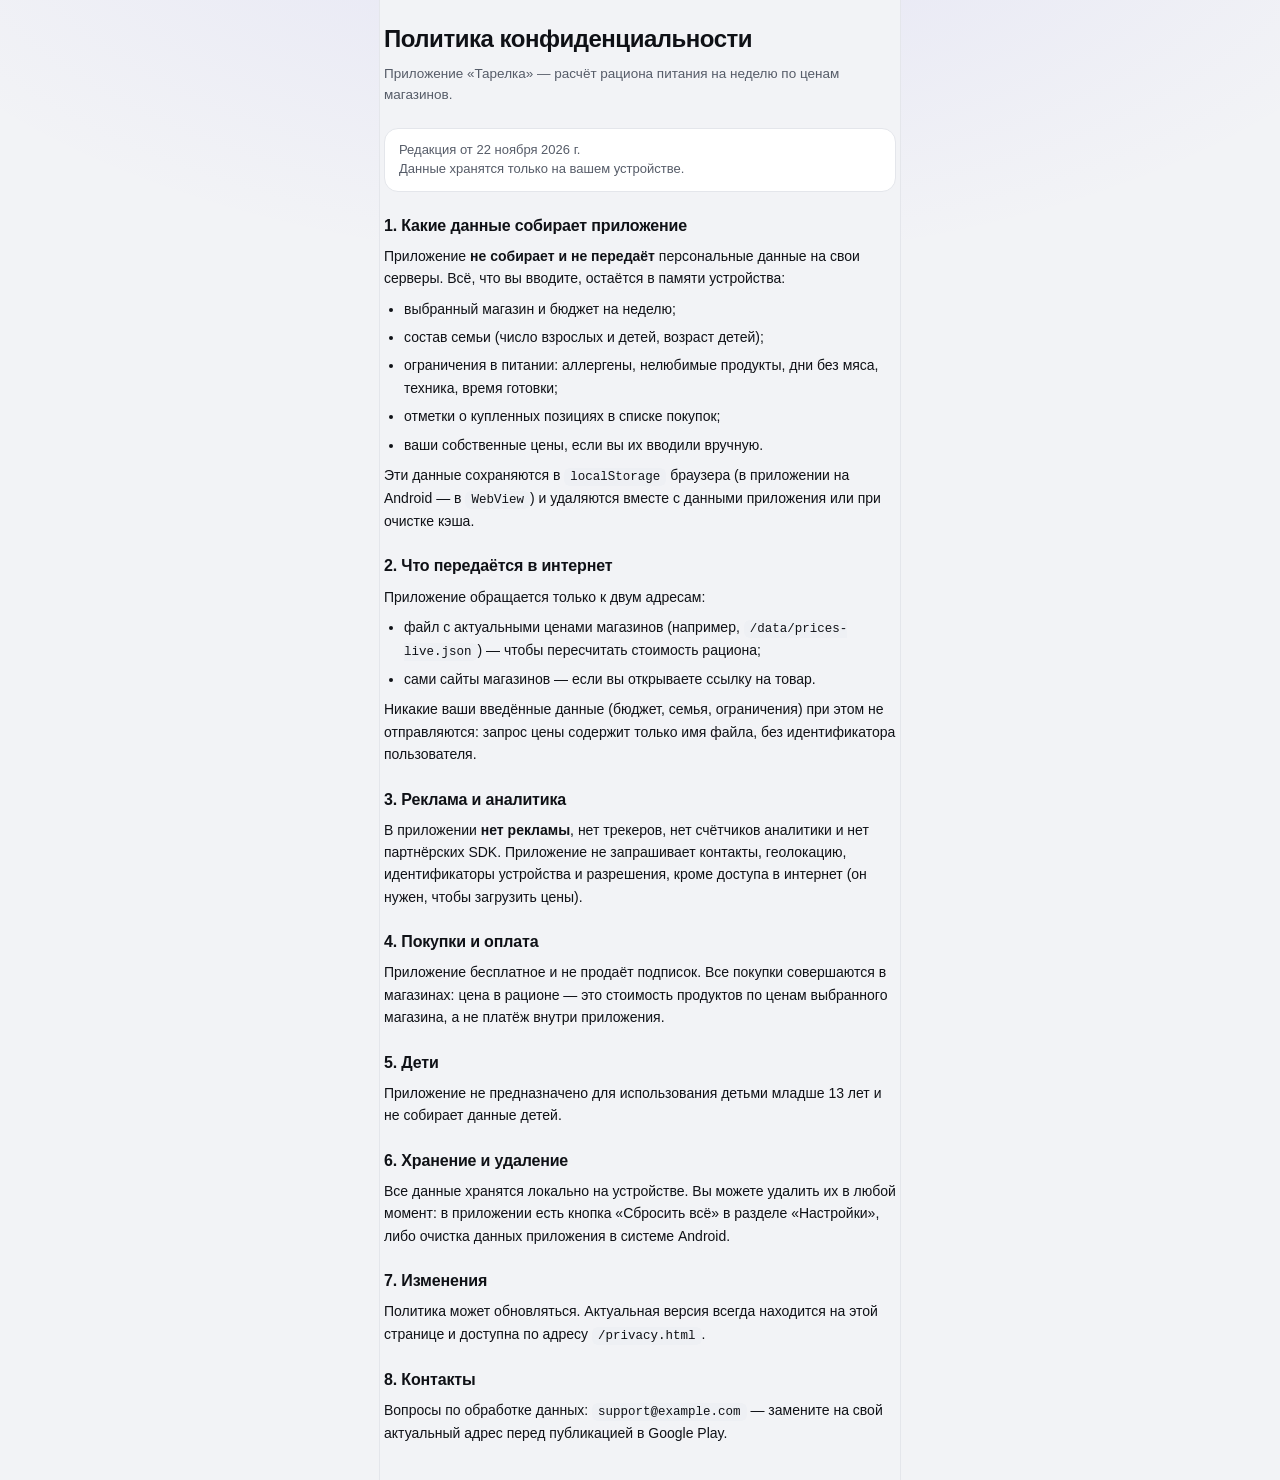
<file: privacy.html>
<!DOCTYPE html>
<html lang="ru">
<head>
<meta charset="utf-8">
<meta name="viewport" content="width=device-width, initial-scale=1">
<title>Политика конфиденциальности — Тарелка</title>
<meta name="description" content="Политика конфиденциальности приложения «Тарелка»: рацион питания по ценам магазинов.">
<link rel="stylesheet" href="css/app.css">
<style>
  .doc { padding: 22px 4px 40px; }
  .doc h1 { font-size: 24px; letter-spacing: -.02em; margin-bottom: 6px; }
  .doc .lead { color: var(--ink-2); font-size: 13.5px; margin-bottom: 22px; }
  .doc h2 { font-size: 16px; margin: 22px 0 8px; }
  .doc p, .doc li { font-size: 14px; line-height: 1.6; color: var(--ink); }
  .doc ul { padding-left: 20px; list-style: disc; margin: 8px 0; }
  .doc li { margin-bottom: 6px; }
  .doc code { background: var(--surface-3); padding: 2px 6px; border-radius: 6px; font-size: 12.5px; }
  .doc .meta { background: var(--surface); border: 1px solid var(--line); border-radius: 14px; padding: 12px 14px; font-size: 13px; color: var(--ink-2); }
</style>
</head>
<body>
<div class="phone">
  <main class="view doc">
    <h1>Политика конфиденциальности</h1>
    <p class="lead">Приложение «Тарелка» — расчёт рациона питания на неделю по ценам магазинов.</p>

    <div class="meta">
      Редакция от 22 ноября 2026 г.<br>
      Данные хранятся только на вашем устройстве.
    </div>

    <h2>1. Какие данные собирает приложение</h2>
    <p>Приложение <b>не собирает и не передаёт</b> персональные данные на свои серверы. Всё, что вы вводите, остаётся в памяти устройства:</p>
    <ul>
      <li>выбранный магазин и бюджет на неделю;</li>
      <li>состав семьи (число взрослых и детей, возраст детей);</li>
      <li>ограничения в питании: аллергены, нелюбимые продукты, дни без мяса, техника, время готовки;</li>
      <li>отметки о купленных позициях в списке покупок;</li>
      <li>ваши собственные цены, если вы их вводили вручную.</li>
    </ul>
    <p>Эти данные сохраняются в <code>localStorage</code> браузера (в приложении на Android — в <code>WebView</code>) и удаляются вместе с данными приложения или при очистке кэша.</p>

    <h2>2. Что передаётся в интернет</h2>
    <p>Приложение обращается только к двум адресам:</p>
    <ul>
      <li>файл с актуальными ценами магазинов (например, <code>/data/prices-live.json</code>) — чтобы пересчитать стоимость рациона;</li>
      <li>сами сайты магазинов — если вы открываете ссылку на товар.</li>
    </ul>
    <p>Никакие ваши введённые данные (бюджет, семья, ограничения) при этом не отправляются: запрос цены содержит только имя файла, без идентификатора пользователя.</p>

    <h2>3. Реклама и аналитика</h2>
    <p>В приложении <b>нет рекламы</b>, нет трекеров, нет счётчиков аналитики и нет партнёрских SDK. Приложение не запрашивает контакты, геолокацию, идентификаторы устройства и разрешения, кроме доступа в интернет (он нужен, чтобы загрузить цены).</p>

    <h2>4. Покупки и оплата</h2>
    <p>Приложение бесплатное и не продаёт подписок. Все покупки совершаются в магазинах: цена в рационе — это стоимость продуктов по ценам выбранного магазина, а не платёж внутри приложения.</p>

    <h2>5. Дети</h2>
    <p>Приложение не предназначено для использования детьми младше 13 лет и не собирает данные детей.</p>

    <h2>6. Хранение и удаление</h2>
    <p>Все данные хранятся локально на устройстве. Вы можете удалить их в любой момент: в приложении есть кнопка «Сбросить всё» в разделе «Настройки», либо очистка данных приложения в системе Android.</p>

    <h2>7. Изменения</h2>
    <p>Политика может обновляться. Актуальная версия всегда находится на этой странице и доступна по адресу <code>/privacy.html</code>.</p>

    <h2>8. Контакты</h2>
    <p>Вопросы по обработке данных: <code>support@example.com</code> — замените на свой актуальный адрес перед публикацией в Google Play.</p>
  </main>
</div>
</body>
</html>
</file>
<file: css/app.css>
/* =========================================================================
   Тарелка — мобильный рацион. Mobile-first, без фреймворков.
   ========================================================================= */

:root {
  --bg:          #f2f3f6;
  --surface:     #ffffff;
  --surface-2:   #f7f8fa;
  --surface-3:   #eef0f4;
  --ink:         #0f1116;
  --ink-2:       #565c68;
  --ink-3:       #8b91a0;
  --line:        #e4e6eb;
  --line-strong: #d3d6de;
  --accent:      #4f46e5;
  --accent-2:    #6d5cf7;
  --accent-soft: #eeecff;
  --accent-ink:  #ffffff;
  --ok:          #0b9563;
  --ok-soft:     #e3f6ed;
  --warn:        #b45309;
  --warn-soft:   #fdf1dc;
  --danger:      #d92d20;
  --danger-soft: #fdeceb;
  --radius:      18px;
  --radius-sm:   12px;
  --radius-lg:   26px;
  --shadow-1:    0 1px 2px rgba(15,17,22,.05), 0 6px 18px rgba(15,17,22,.05);
  --shadow-2:    0 2px 6px rgba(15,17,22,.07), 0 18px 40px rgba(15,17,22,.12);
  --tabbar-h:    62px;
  --safe-b:      env(safe-area-inset-bottom, 0px);
  --safe-t:      env(safe-area-inset-top, 0px);
  --font: -apple-system, BlinkMacSystemFont, "Segoe UI", "Inter", "Roboto",
          "Helvetica Neue", Arial, sans-serif;
}

@media (prefers-color-scheme: dark) {
  :root {
    --bg:          #0d0f14;
    --surface:     #171a21;
    --surface-2:   #1d212a;
    --surface-3:   #242935;
    --ink:         #eef0f5;
    --ink-2:       #a3aab8;
    --ink-3:       #767d8c;
    --line:        #262b35;
    --line-strong: #333a47;
    --accent:      #7c74ff;
    --accent-2:    #8f88ff;
    --accent-soft: #221f45;
    --accent-ink:  #0b0c10;
    --ok:          #35c48d;
    --ok-soft:     #12301f;
    --warn:        #e0a34a;
    --warn-soft:   #33260f;
    --danger:      #f2726a;
    --danger-soft: #331715;
    --shadow-1:    0 1px 2px rgba(0,0,0,.4), 0 6px 18px rgba(0,0,0,.3);
    --shadow-2:    0 2px 6px rgba(0,0,0,.45), 0 18px 40px rgba(0,0,0,.5);
  }
}

* { box-sizing: border-box; -webkit-tap-highlight-color: transparent; }

html, body {
  margin: 0; padding: 0;
  background: var(--bg);
  color: var(--ink);
  font-family: var(--font);
  font-size: 16px;
  line-height: 1.45;
  -webkit-font-smoothing: antialiased;
  overscroll-behavior-y: none;
}

body {
  background-image: radial-gradient(1200px 600px at 50% -10%,
                 color-mix(in srgb, var(--accent) 9%, transparent), transparent 70%);
}

button, input, select, textarea { font: inherit; color: inherit; }
button { cursor: pointer; border: none; background: none; padding: 0; }
h1, h2, h3, h4 { margin: 0; font-weight: 650; letter-spacing: -.01em; }
p { margin: 0; }
ul { margin: 0; padding: 0; list-style: none; }

.num { font-variant-numeric: tabular-nums; font-feature-settings: "tnum"; }

/* ---------- каркас ---------- */
.phone {
  position: relative;
  max-width: 520px;
  margin: 0 auto;
  min-height: 100dvh;
  background: var(--bg);
  display: flex;
  flex-direction: column;
}
@media (min-width: 560px) {
  body { padding: 0; }
  .phone { box-shadow: 0 0 0 1px var(--line); }
}

.appbar {
  position: sticky; top: 0; z-index: 30;
  padding: calc(var(--safe-t) + 10px) 16px 10px;
  background: color-mix(in srgb, var(--bg) 88%, transparent);
  backdrop-filter: saturate(180%) blur(14px);
  -webkit-backdrop-filter: saturate(180%) blur(14px);
  border-bottom: 1px solid transparent;
  transition: border-color .2s;
}
.appbar.is-scrolled { border-bottom-color: var(--line); }
.appbar__row { display: flex; align-items: center; gap: 10px; justify-content: space-between; }

.brand { display: flex; align-items: center; gap: 9px; }
.brand__mark {
  width: 32px; height: 32px; border-radius: 11px;
  display: grid; place-items: center;
  background: linear-gradient(150deg, var(--accent-2), var(--accent));
  color: #fff;
  box-shadow: 0 4px 12px color-mix(in srgb, var(--accent) 34%, transparent);
}
.brand__mark svg { width: 19px; height: 19px; }
.brand__name { font-weight: 680; font-size: 18px; letter-spacing: -.02em; }

.appbar__pill {
  display: inline-flex; align-items: center; gap: 8px;
  padding: 8px 13px; border-radius: 999px;
  background: var(--surface); border: 1px solid var(--line);
  box-shadow: var(--shadow-1);
  font-size: 13px; font-weight: 600;
  max-width: 62vw;
}
.appbar__pill span { overflow: hidden; text-overflow: ellipsis; white-space: nowrap; }
.appbar__pill-sep { width: 1px; height: 14px; background: var(--line-strong); flex: none; }

.view {
  flex: 1;
  padding: 4px 14px calc(var(--tabbar-h) + var(--safe-b) + 26px);
  outline: none;
}

.tabbar {
  position: fixed; bottom: 0; left: 50%; transform: translateX(-50%);
  width: 100%; max-width: 520px; z-index: 40;
  display: grid; grid-template-columns: repeat(4, 1fr);
  padding: 6px 6px calc(6px + var(--safe-b));
  background: color-mix(in srgb, var(--surface) 92%, transparent);
  backdrop-filter: saturate(180%) blur(16px);
  -webkit-backdrop-filter: saturate(180%) blur(16px);
  border-top: 1px solid var(--line);
}
.tab {
  position: relative;
  display: flex; flex-direction: column; align-items: center; gap: 3px;
  padding: 7px 0 5px;
  color: var(--ink-3);
  font-size: 10.5px; font-weight: 600;
  border-radius: 14px;
  transition: color .15s;
}
.tab svg { width: 23px; height: 23px; }
.tab.is-active { color: var(--accent); }
.tab__badge {
  position: absolute; top: 3px; right: 50%; margin-right: -20px;
  min-width: 17px; height: 17px; padding: 0 4px;
  border-radius: 9px; background: var(--accent); color: #fff;
  font-size: 10px; line-height: 17px; text-align: center; font-weight: 700;
}

/* ---------- блоки ---------- */
.card {
  background: var(--surface);
  border: 1px solid var(--line);
  border-radius: var(--radius);
  padding: 14px;
  box-shadow: var(--shadow-1);
}
.card + .card { margin-top: 12px; }
.card--flat { box-shadow: none; }
.card--accent {
  background: linear-gradient(160deg, var(--accent-soft), var(--surface) 72%);
  border-color: color-mix(in srgb, var(--accent) 22%, var(--line));
}
.card__head {
  display: flex; align-items: center; justify-content: space-between;
  gap: 10px; margin-bottom: 10px;
}
.card__title { font-size: 15px; font-weight: 660; }
.card__sub { font-size: 12.5px; color: var(--ink-2); margin-top: 2px; }

.section { margin-top: 18px; }
.section__head {
  display: flex; align-items: baseline; justify-content: space-between;
  gap: 10px; margin: 0 4px 9px;
}
.section__title { font-size: 13px; font-weight: 700; letter-spacing: .04em; text-transform: uppercase; color: var(--ink-3); }
.section__link { font-size: 13px; font-weight: 600; color: var(--accent); }

.hint { font-size: 12.5px; color: var(--ink-2); line-height: 1.5; }
.muted { color: var(--ink-2); }
.tiny { font-size: 11.5px; color: var(--ink-3); }
.center { text-align: center; }

/* ---------- кнопки ---------- */
.btn {
  display: inline-flex; align-items: center; justify-content: center; gap: 8px;
  min-height: 48px; padding: 0 18px;
  border-radius: 14px;
  font-weight: 640; font-size: 15px;
  background: var(--surface-2); color: var(--ink);
  border: 1px solid var(--line);
  transition: transform .12s ease, opacity .12s ease, background .15s;
}
.btn:active { transform: scale(.975); }
.btn--primary {
  background: linear-gradient(150deg, var(--accent-2), var(--accent));
  color: #fff; border-color: transparent;
  box-shadow: 0 6px 18px color-mix(in srgb, var(--accent) 32%, transparent);
}
@media (prefers-color-scheme: dark) { .btn--primary { color: #0b0c10; } }
.btn--ghost { background: transparent; }
.btn--danger { color: var(--danger); background: var(--danger-soft); border-color: transparent; }
.btn--block { width: 100%; }
.btn--sm { min-height: 38px; padding: 0 13px; font-size: 13.5px; border-radius: 11px; }
.btn[disabled] { opacity: .45; pointer-events: none; }

.icon-btn {
  width: 38px; height: 38px; border-radius: 12px;
  display: grid; place-items: center;
  background: var(--surface-2); color: var(--ink-2);
  border: 1px solid var(--line);
}
.icon-btn svg { width: 18px; height: 18px; }

/* ---------- чипы / теги ---------- */
.chips { display: flex; flex-wrap: wrap; gap: 8px; }
.chip {
  padding: 9px 13px; border-radius: 999px;
  background: var(--surface-2); border: 1px solid var(--line);
  font-size: 13.5px; font-weight: 560; color: var(--ink-2);
  display: inline-flex; align-items: center; gap: 6px;
  transition: background .15s, color .15s, border-color .15s;
}
.chip.is-on {
  background: var(--accent); border-color: transparent; color: #fff;
  box-shadow: 0 4px 12px color-mix(in srgb, var(--accent) 28%, transparent);
}
@media (prefers-color-scheme: dark) { .chip.is-on { color: #0b0c10; } }
.chip__x { font-size: 15px; line-height: 1; opacity: .7; }

.tag {
  display: inline-block; padding: 3px 8px; border-radius: 7px;
  font-size: 11px; font-weight: 620;
  background: var(--surface-3); color: var(--ink-2);
}
.tag--ok   { background: var(--ok-soft); color: var(--ok); }
.tag--warn { background: var(--warn-soft); color: var(--warn); }
.tag--bad  { background: var(--danger-soft); color: var(--danger); }
.tag--acc  { background: var(--accent-soft); color: var(--accent); }

/* ---------- бюджет ---------- */
.budget { display: flex; flex-direction: column; gap: 12px; }
.budget__top { display: flex; align-items: flex-end; justify-content: space-between; gap: 12px; }
.budget__value { font-size: 30px; font-weight: 700; letter-spacing: -.03em; line-height: 1.05; }
.budget__label { font-size: 12.5px; color: var(--ink-2); margin-top: 2px; }
.budget__side { text-align: right; }
.budget__side b { display: block; font-size: 16px; font-weight: 680; }

.bar {
  height: 9px; border-radius: 999px; background: var(--surface-3); overflow: hidden;
}
.bar__fill {
  display: block;
  height: 100%; border-radius: 999px;
  background: linear-gradient(90deg, var(--ok), color-mix(in srgb, var(--ok) 70%, var(--accent)));
  transition: width .45s cubic-bezier(.22,1,.36,1), background .3s;
}
.bar__fill.is-warn { background: linear-gradient(90deg, var(--warn), #e9b955); }
.bar__fill.is-bad  { background: linear-gradient(90deg, var(--danger), #f07870); }

.metrics { display: grid; grid-template-columns: repeat(3, 1fr); gap: 8px; }
.metric {
  background: var(--surface-2); border: 1px solid var(--line);
  border-radius: var(--radius-sm); padding: 9px 10px;
}
.metric b { display: block; font-size: 15px; font-weight: 680; letter-spacing: -.02em; }
.metric span { font-size: 11px; color: var(--ink-3); }

/* ---------- дни ---------- */
.days {
  display: flex; gap: 8px; overflow-x: auto; padding: 2px 2px 8px;
  scroll-snap-type: x proximity; scrollbar-width: none;
}
.days::-webkit-scrollbar { display: none; }
.day-chip {
  flex: none; scroll-snap-align: start;
  min-width: 58px; padding: 9px 6px;
  border-radius: 15px; background: var(--surface); border: 1px solid var(--line);
  text-align: center; transition: background .15s, color .15s, border-color .15s;
}
.day-chip b { display: block; font-size: 13px; font-weight: 650; }
.day-chip span { display: block; font-size: 10.5px; color: var(--ink-3); margin-top: 1px; }
.day-chip.is-on {
  background: var(--accent); border-color: transparent; color: #fff;
  box-shadow: 0 5px 14px color-mix(in srgb, var(--accent) 30%, transparent);
}
.day-chip.is-on span { color: rgba(255,255,255,.75); }
@media (prefers-color-scheme: dark) {
  .day-chip.is-on { color: #0b0c10; }
  .day-chip.is-on span { color: rgba(11,12,16,.65); }
}

/* ---------- блюда в плане ---------- */
.meal {
  display: flex; gap: 12px; padding: 13px 14px;
  background: var(--surface); border: 1px solid var(--line);
  border-radius: var(--radius); box-shadow: var(--shadow-1);
}
.meal + .meal { margin-top: 10px; }
.meal__slot {
  flex: none; width: 4px; border-radius: 999px; background: var(--accent);
}
.meal__slot[data-m="lunch"]   { background: #f59e0b; }
.meal__slot[data-m="dinner"]  { background: #7c3aed; }
.meal__slot[data-m="snack"]   { background: #0ea5e9; }
.meal__body { flex: 1; min-width: 0; }
.meal__slotname { font-size: 11px; font-weight: 700; text-transform: uppercase; letter-spacing: .05em; color: var(--ink-3); }
.meal__name { font-size: 15.5px; font-weight: 640; margin-top: 2px; line-height: 1.3; }
.meal__meta { display: flex; flex-wrap: wrap; gap: 6px 12px; margin-top: 7px; font-size: 12px; color: var(--ink-2); }
.meal__meta b { font-weight: 640; color: var(--ink); }
.meal__actions { display: flex; gap: 8px; margin-top: 10px; }
.meal__cost { text-align: right; flex: none; }
.meal__cost b { font-size: 17px; font-weight: 700; letter-spacing: -.02em; }
.meal__cost span { display: block; font-size: 10.5px; color: var(--ink-3); }

/* ---------- список покупок ---------- */
.group + .group { margin-top: 14px; }
.group__head {
  display: flex; justify-content: space-between; align-items: baseline;
  padding: 0 6px 6px;
  font-size: 12px; font-weight: 700; text-transform: uppercase;
  letter-spacing: .04em; color: var(--ink-3);
}
.group__head span:last-child { font-weight: 600; }
.item {
  display: flex; align-items: center; gap: 12px;
  padding: 11px 14px; background: var(--surface);
  border-bottom: 1px solid var(--line);
}
.group .item:first-of-type { border-radius: var(--radius) var(--radius) 0 0; }
.group .item:last-of-type { border-bottom: none; border-radius: 0 0 var(--radius) var(--radius); }
.group .item:only-of-type { border-radius: var(--radius); }
.item__check {
  flex: none; width: 24px; height: 24px; border-radius: 8px;
  border: 2px solid var(--line-strong); display: grid; place-items: center;
  color: transparent; transition: background .15s, border-color .15s, color .15s;
}
.item__check svg { width: 14px; height: 14px; }
.item.is-done .item__check { background: var(--ok); border-color: var(--ok); color: #fff; }
.item.is-done .item__name { text-decoration: line-through; color: var(--ink-3); }
.item__body { flex: 1; min-width: 0; }
.item__name { font-size: 14.5px; font-weight: 560; }
.item__qty { font-size: 12px; color: var(--ink-3); margin-top: 1px; }
.item__price { font-size: 14px; font-weight: 660; flex: none; }
.item__price small { font-size: 11px; color: var(--ink-3); font-weight: 500; }

.sticky-total {
  position: sticky; bottom: calc(var(--tabbar-h) + var(--safe-b) + 8px);
  margin-top: 14px;
  background: var(--surface); border: 1px solid var(--line);
  border-radius: var(--radius); box-shadow: var(--shadow-2);
  padding: 12px 14px;
  display: flex; align-items: center; justify-content: space-between; gap: 12px;
}
.sticky-total b { font-size: 19px; font-weight: 700; letter-spacing: -.02em; }

/* ---------- блюда: сетка ---------- */
.grid-2 { display: grid; grid-template-columns: repeat(2, 1fr); gap: 10px; }
.dish {
  background: var(--surface); border: 1px solid var(--line); border-radius: var(--radius);
  padding: 12px; box-shadow: var(--shadow-1); text-align: left;
  display: flex; flex-direction: column; gap: 6px; min-height: 104px;
}
.dish__name { font-size: 14px; font-weight: 620; line-height: 1.28; }
.dish__meta { display: flex; flex-wrap: wrap; gap: 5px; }
.dish__foot { margin-top: auto; display: flex; align-items: baseline; justify-content: space-between; }
.dish__price { font-size: 15px; font-weight: 700; }
.dish__kcal { font-size: 11.5px; color: var(--ink-3); }

/* ---------- мастер настройки ---------- */
.wizard {
  position: fixed; inset: 0; z-index: 60;
  background: var(--bg);
  display: flex; flex-direction: column;
  max-width: 520px; margin: 0 auto;
  animation: slideUp .32s cubic-bezier(.22,1,.36,1);
}
@keyframes slideUp { from { transform: translateY(22px); opacity: 0; } }
.wizard__bar { height: 4px; background: var(--surface-3); }
.wizard__bar i { display: block; height: 100%; background: linear-gradient(90deg, var(--accent-2), var(--accent)); transition: width .35s cubic-bezier(.22,1,.36,1); }
.wizard__head {
  display: flex; align-items: center; justify-content: space-between;
  padding: 12px 16px 6px;
}
.wizard__step { font-size: 12px; font-weight: 650; color: var(--ink-3); letter-spacing: .03em; text-transform: uppercase; }
.wizard__body { flex: 1; overflow-y: auto; padding: 6px 16px 20px; }
.wizard__title { font-size: 24px; font-weight: 700; letter-spacing: -.03em; margin-bottom: 6px; }
.wizard__lead { font-size: 14px; color: var(--ink-2); margin-bottom: 18px; }
.wizard__foot {
  padding: 12px 16px calc(14px + var(--safe-b));
  border-top: 1px solid var(--line);
  background: var(--surface);
  display: flex; gap: 10px;
}
.wizard__foot .btn { flex: 1; }

.field { margin-bottom: 18px; }
.field__label { font-size: 13px; font-weight: 650; margin-bottom: 8px; display: block; }
.field__help { font-size: 12px; color: var(--ink-3); margin-top: 6px; }

input[type="range"] {
  width: 100%; height: 34px; background: transparent; -webkit-appearance: none; appearance: none;
}
input[type="range"]::-webkit-slider-runnable-track {
  height: 6px; border-radius: 999px; background: var(--surface-3);
}
input[type="range"]::-webkit-slider-thumb {
  -webkit-appearance: none; width: 26px; height: 26px; border-radius: 50%;
  background: var(--accent); margin-top: -10px;
  box-shadow: 0 2px 8px color-mix(in srgb, var(--accent) 45%, transparent);
}
input[type="range"]::-moz-range-track { height: 6px; border-radius: 999px; background: var(--surface-3); }
input[type="range"]::-moz-range-thumb {
  width: 26px; height: 26px; border: none; border-radius: 50%; background: var(--accent);
}

.stepper {
  display: flex; align-items: center; justify-content: space-between;
  background: var(--surface-2); border: 1px solid var(--line);
  border-radius: var(--radius-sm); padding: 6px 8px;
}
.stepper b { font-size: 17px; font-weight: 680; min-width: 40px; text-align: center; }
.stepper button {
  width: 38px; height: 38px; border-radius: 10px; background: var(--surface);
  border: 1px solid var(--line); font-size: 19px; font-weight: 600;
  display: grid; place-items: center;
}

.store-grid { display: grid; grid-template-columns: repeat(2, 1fr); gap: 8px; }
.store-grid .store-card { flex-direction: column; align-items: flex-start; gap: 8px; }
.store-grid .store-card__logo { width: 44px; height: 44px; border-radius: 14px; font-size: 17px; }
.store-card {
  text-align: left; padding: 11px 12px; border-radius: var(--radius-sm);
  background: var(--surface); border: 1px solid var(--line);
  display: flex; flex-direction: column; gap: 2px;
}
.store-card b { font-size: 14px; font-weight: 640; }
.store-card span { font-size: 11px; color: var(--ink-3); }
.store-card.is-on { border-color: var(--accent); background: var(--accent-soft); }
.store-card.is-on span { color: var(--accent); }

.textarea {
  width: 100%; min-height: 120px; resize: vertical;
  background: var(--surface-2); border: 1px solid var(--line);
  border-radius: var(--radius-sm); padding: 11px;
  font-family: ui-monospace, SFMono-Regular, Menlo, monospace; font-size: 12.5px;
}

/* ---------- нижний лист ---------- */
.sheet-root { position: fixed; inset: 0; z-index: 70; }
.sheet-backdrop {
  position: absolute; inset: 0; background: rgba(9,10,14,.45);
  backdrop-filter: blur(3px); animation: fade .22s;
}
@keyframes fade { from { opacity: 0; } }
.sheet {
  position: absolute; left: 0; right: 0; bottom: 0;
  max-width: 520px; margin: 0 auto;
  max-height: 88dvh; display: flex; flex-direction: column;
  background: var(--surface);
  border-radius: var(--radius-lg) var(--radius-lg) 0 0;
  box-shadow: var(--shadow-2);
  animation: sheetUp .3s cubic-bezier(.22,1,.36,1);
}
@keyframes sheetUp { from { transform: translateY(100%); } }
.sheet__grip { width: 38px; height: 4px; border-radius: 999px; background: var(--line-strong); margin: 9px auto 2px; }
.sheet__head { display: flex; align-items: center; gap: 10px; padding: 6px 16px 10px; }
.sheet__title { font-size: 17px; font-weight: 680; flex: 1; letter-spacing: -.02em; }
.sheet__close { width: 32px; height: 32px; border-radius: 10px; background: var(--surface-2); display: grid; place-items: center; color: var(--ink-2); }
.sheet__body { padding: 0 16px calc(20px + var(--safe-b)); overflow-y: auto; }

.ing-row {
  display: flex; align-items: center; justify-content: space-between; gap: 10px;
  padding: 9px 0; border-bottom: 1px solid var(--line); font-size: 14px;
}
.ing-row:last-child { border-bottom: none; }
.ing-row span { color: var(--ink-2); font-size: 12.5px; }
.ing-row b { font-weight: 640; white-space: nowrap; }

.step-list { margin-top: 14px; counter-reset: s; }
.step-list li {
  counter-increment: s; position: relative;
  padding: 0 0 14px 34px; font-size: 14px; line-height: 1.5; color: var(--ink);
}
.step-list li::before {
  content: counter(s); position: absolute; left: 0; top: 0;
  width: 23px; height: 23px; border-radius: 8px;
  background: var(--accent-soft); color: var(--accent);
  font-size: 12px; font-weight: 700; display: grid; place-items: center;
}
.step-list li::after {
  content: ""; position: absolute; left: 11px; top: 25px; bottom: 4px;
  width: 1px; background: var(--line);
}
.step-list li:last-child { padding-bottom: 0; }
.step-list li:last-child::after { display: none; }

.swaps { display: flex; flex-direction: column; gap: 8px; }
.swap {
  display: flex; align-items: center; gap: 12px; padding: 11px 13px;
  background: var(--surface-2); border: 1px solid var(--line); border-radius: var(--radius-sm);
  text-align: left; width: 100%;
}
.swap__body { flex: 1; min-width: 0; }
.swap__body b { display: block; font-size: 14px; font-weight: 620; }
.swap__body span { font-size: 11.5px; color: var(--ink-3); }
.swap__cost { font-weight: 700; font-size: 14px; }

/* ---------- тосты ---------- */
.toast {
  position: fixed; left: 50%; bottom: calc(var(--tabbar-h) + var(--safe-b) + 18px);
  transform: translateX(-50%); z-index: 90;
  max-width: min(92vw, 480px);
  padding: 11px 16px; border-radius: 14px;
  background: var(--ink); color: var(--bg);
  font-size: 13.5px; font-weight: 560;
  box-shadow: var(--shadow-2);
  animation: toastIn .25s cubic-bezier(.22,1,.36,1);
}
@keyframes toastIn { from { transform: translate(-50%, 12px); opacity: 0; } }

/* ---------- пустые состояния ---------- */
.empty { text-align: center; padding: 40px 20px; }
.empty__icon {
  width: 54px; height: 54px; border-radius: 18px; margin: 0 auto 14px;
  display: grid; place-items: center;
  background: var(--accent-soft); color: var(--accent);
}
.empty__icon svg { width: 26px; height: 26px; }
.empty h3 { font-size: 17px; margin-bottom: 6px; }
.empty p { font-size: 13.5px; color: var(--ink-2); margin-bottom: 16px; }

/* ---------- баннер прозрачности ---------- */
.plain-note {
  display: flex; gap: 10px; align-items: flex-start;
  padding: 11px 13px; border-radius: var(--radius-sm);
  background: var(--ok-soft); color: var(--ok);
  font-size: 12.5px; line-height: 1.45; font-weight: 550;
}
.plain-note svg { width: 16px; height: 16px; flex: none; margin-top: 1px; }

@media (prefers-reduced-motion: reduce) {
  * { animation-duration: .01ms !important; transition-duration: .01ms !important; }
}

/* ---------- плашка источника цен ---------- */
.price-strip {
  display: flex; align-items: center; gap: 9px;
  margin-top: 10px; padding: 9px 13px;
  background: var(--surface); border: 1px solid var(--line);
  border-radius: var(--radius-sm);
  font-size: 12px; color: var(--ink-2);
}
.price-strip__dot {
  width: 8px; height: 8px; border-radius: 50%; flex: none; align-self: center;
  background: var(--ink-3);
}
.price-strip__dot.is-live {
  background: var(--ok);
  box-shadow: 0 0 0 3px color-mix(in srgb, var(--ok) 20%, transparent);
}
.price-strip__text { flex: 1; min-width: 0; }
.price-strip__btn {
  font-size: 12px; font-weight: 650; color: var(--accent); flex: none;
  padding: 4px 6px; border-radius: 8px;
}
.price-strip__btn:active { background: var(--accent-soft); }

/* Плавающий виджет хостинга (вставляется поверх страницы) не должен
   перекрывать нижнюю навигацию приложения — поднимаем его над таб-баром. */
body #minimax-floating-ball {
  bottom: 84px;
  right: 12px;
  padding: 8px 10px;
  transform: scale(.9);
  transform-origin: bottom right;
}
body #minimax-floating-ball:hover { transform: scale(.95); }

/* ══════════════════════════════════════════════════════════════
   Фотографии блюд и «профессиональный» слой оформления
   ══════════════════════════════════════════════════════════════ */

/* --- карточка блюда с фото --- */
.dish {
  padding: 0; overflow: hidden; gap: 0;
  border-radius: 18px;
  box-shadow: var(--shadow-2);
  transition: transform .18s ease, box-shadow .18s ease;
}
.dish:active { transform: scale(.985); box-shadow: var(--shadow-1); }
.dish__photo {
  position: relative; display: block; width: 100%;
  aspect-ratio: 16 / 10; background: var(--surface-3); overflow: hidden;
}
.dish__photo img {
  width: 100%; height: 100%; object-fit: cover; display: block;
  transition: transform .35s ease;
}
.dish:active .dish__photo img { transform: scale(1.03); }
.dish__photo::after {
  content: ""; position: absolute; inset: auto 0 0 0; height: 46%;
  background: linear-gradient(to top, rgba(8,10,16,.42), rgba(8,10,16,0));
  pointer-events: none;
}
.dish__badge {
  position: absolute; right: 8px; bottom: 8px; z-index: 2;
  padding: 4px 9px; border-radius: 999px;
  background: rgba(255,255,255,.94); color: #11131a;
  font-size: 12.5px; font-weight: 760; letter-spacing: -.01em;
  box-shadow: 0 2px 8px rgba(8,10,16,.18);
  backdrop-filter: blur(6px);
}
.dish__kcalbadge {
  position: absolute; left: 8px; bottom: 8px; z-index: 2;
  padding: 3px 8px; border-radius: 999px;
  background: rgba(17,19,26,.62); color: #fff;
  font-size: 11px; font-weight: 600; letter-spacing: .01em;
  backdrop-filter: blur(6px);
}
.dish__text { padding: 11px 12px 12px; display: flex; flex-direction: column; gap: 7px; }
.dish__name { font-size: 14.5px; font-weight: 660; line-height: 1.3; letter-spacing: -.01em; }
.dish__foot { margin-top: 2px; display: flex; align-items: baseline; justify-content: space-between; gap: 8px; }
.dish__kcal { font-size: 12px; color: var(--ink-3); font-weight: 560; }
.dish__price { font-size: 15.5px; font-weight: 760; letter-spacing: -.02em; }

/* --- миниатюра блюда в рационе --- */
.meal__photo {
  flex: none; width: 68px; height: 68px; border-radius: 14px;
  overflow: hidden; background: var(--surface-3);
  box-shadow: inset 0 0 0 1px color-mix(in srgb, var(--line) 70%, transparent);
}
.meal__photo img { width: 100%; height: 100%; object-fit: cover; display: block; }

/* --- герой-блок рациона --- */
.hero {
  position: relative; border-radius: 22px; overflow: hidden;
  margin-bottom: 12px; box-shadow: var(--shadow-2);
  background: var(--surface-3);
}
.hero__img { position: absolute; inset: 0; width: 100%; height: 100%; object-fit: cover; }
.hero__veil {
  position: absolute; inset: 0;
  background: linear-gradient(165deg, rgba(10,12,18,.30) 0%, rgba(10,12,18,.62) 46%, rgba(10,12,18,.88) 100%);
}
.hero__body { position: relative; padding: 20px 18px 18px; color: #fff; }
.hero__kicker {
  font-size: 11px; font-weight: 700; letter-spacing: .09em; text-transform: uppercase;
  color: rgba(255,255,255,.82); display: flex; align-items: center; gap: 7px;
}
.hero__kicker::before {
  content: ""; width: 6px; height: 6px; border-radius: 50%;
  background: #4ade80; box-shadow: 0 0 0 3px rgba(74,222,128,.24);
}
.hero__value {
  font-size: 33px; font-weight: 800; letter-spacing: -.035em; margin-top: 7px; line-height: 1.05;
}
.hero__label { font-size: 13px; color: rgba(255,255,255,.84); margin-top: 3px; }
.hero__stats {
  display: flex; gap: 8px; margin-top: 14px; flex-wrap: wrap;
}
.hero__stat {
  background: rgba(255,255,255,.14); border: 1px solid rgba(255,255,255,.18);
  border-radius: 12px; padding: 6px 10px; font-size: 12px; color: rgba(255,255,255,.94);
  backdrop-filter: blur(8px);
}
.hero__stat b { font-weight: 720; }

/* --- фото-заголовок группы покупок --- */
.group__head {
  display: flex; align-items: center; gap: 10px;
  padding: 4px 2px 8px;
}
.group__photo {
  flex: none; width: 40px; height: 40px; border-radius: 11px;
  overflow: hidden; background: var(--surface-3);
}
.group__photo img { width: 100%; height: 100%; object-fit: cover; display: block; }
.group__name { flex: 1; min-width: 0; font-size: 13.5px; font-weight: 680; letter-spacing: -.01em; }

/* --- логотип-маскот магазина --- */
.store-card {
  display: flex; flex-direction: row; align-items: center; gap: 10px; text-align: left;
}
.store-card b { display: block; }
.store-card__logo {
  flex: none; width: 38px; height: 38px; border-radius: 12px;
  display: grid; place-items: center;
  font-size: 15px; font-weight: 800; letter-spacing: -.02em; color: #fff;
  box-shadow: var(--shadow-1);
}
.store-card__body { min-width: 0; flex: 1; }
.store-card__text { display: block; font-size: 12px; color: var(--ink-3); margin-top: 1px; }

/* --- фото-шапка рецепта --- */
.recipe-hero {
  margin: -16px -16px 14px; aspect-ratio: 16 / 9; overflow: hidden; background: var(--surface-3);
  position: relative;
}
.recipe-hero img { width: 100%; height: 100%; object-fit: cover; display: block; }
.recipe-hero::after {
  content: ""; position: absolute; inset: auto 0 0 0; height: 55%;
  background: linear-gradient(to top, rgba(8,10,16,.5), rgba(8,10,16,0));
}
.recipe-hero__cap {
  position: absolute; left: 14px; right: 14px; bottom: 11px; z-index: 2;
  color: #fff; font-size: 12px; font-weight: 600;
  text-shadow: 0 1px 6px rgba(0,0,0,.5);
}

/* --- лёгкие общие улучшения --- */
.card { border-radius: 20px; box-shadow: var(--shadow-2); }
.meal { border-radius: 18px; box-shadow: var(--shadow-2); }
.group {
  background: var(--surface); border: 1px solid var(--line);
  border-radius: 18px; box-shadow: var(--shadow-2); overflow: hidden;
}
.section__title { letter-spacing: -.02em; }

/* --- фото в мастере настройки --- */
.wizard__photo {
  border-radius: 18px; overflow: hidden; aspect-ratio: 16 / 9;
  margin-bottom: 16px; background: var(--surface-3);
  box-shadow: var(--shadow-2);
}
.wizard__photo img { width: 100%; height: 100%; object-fit: cover; display: block; }

/* --- строка бюджета под героем --- */
.budget__bar {
  display: flex; align-items: baseline; justify-content: space-between;
  gap: 10px; margin-bottom: 9px; font-size: 13px; color: var(--ink-2);
}
.budget__bar b { font-size: 16px; font-weight: 720; }

/* --- одинаковая высота карточек блюд --- */
.dish__name {
  display: -webkit-box; -webkit-line-clamp: 2; -webkit-box-orient: vertical;
  overflow: hidden; min-height: 2.6em;
}
</file>
